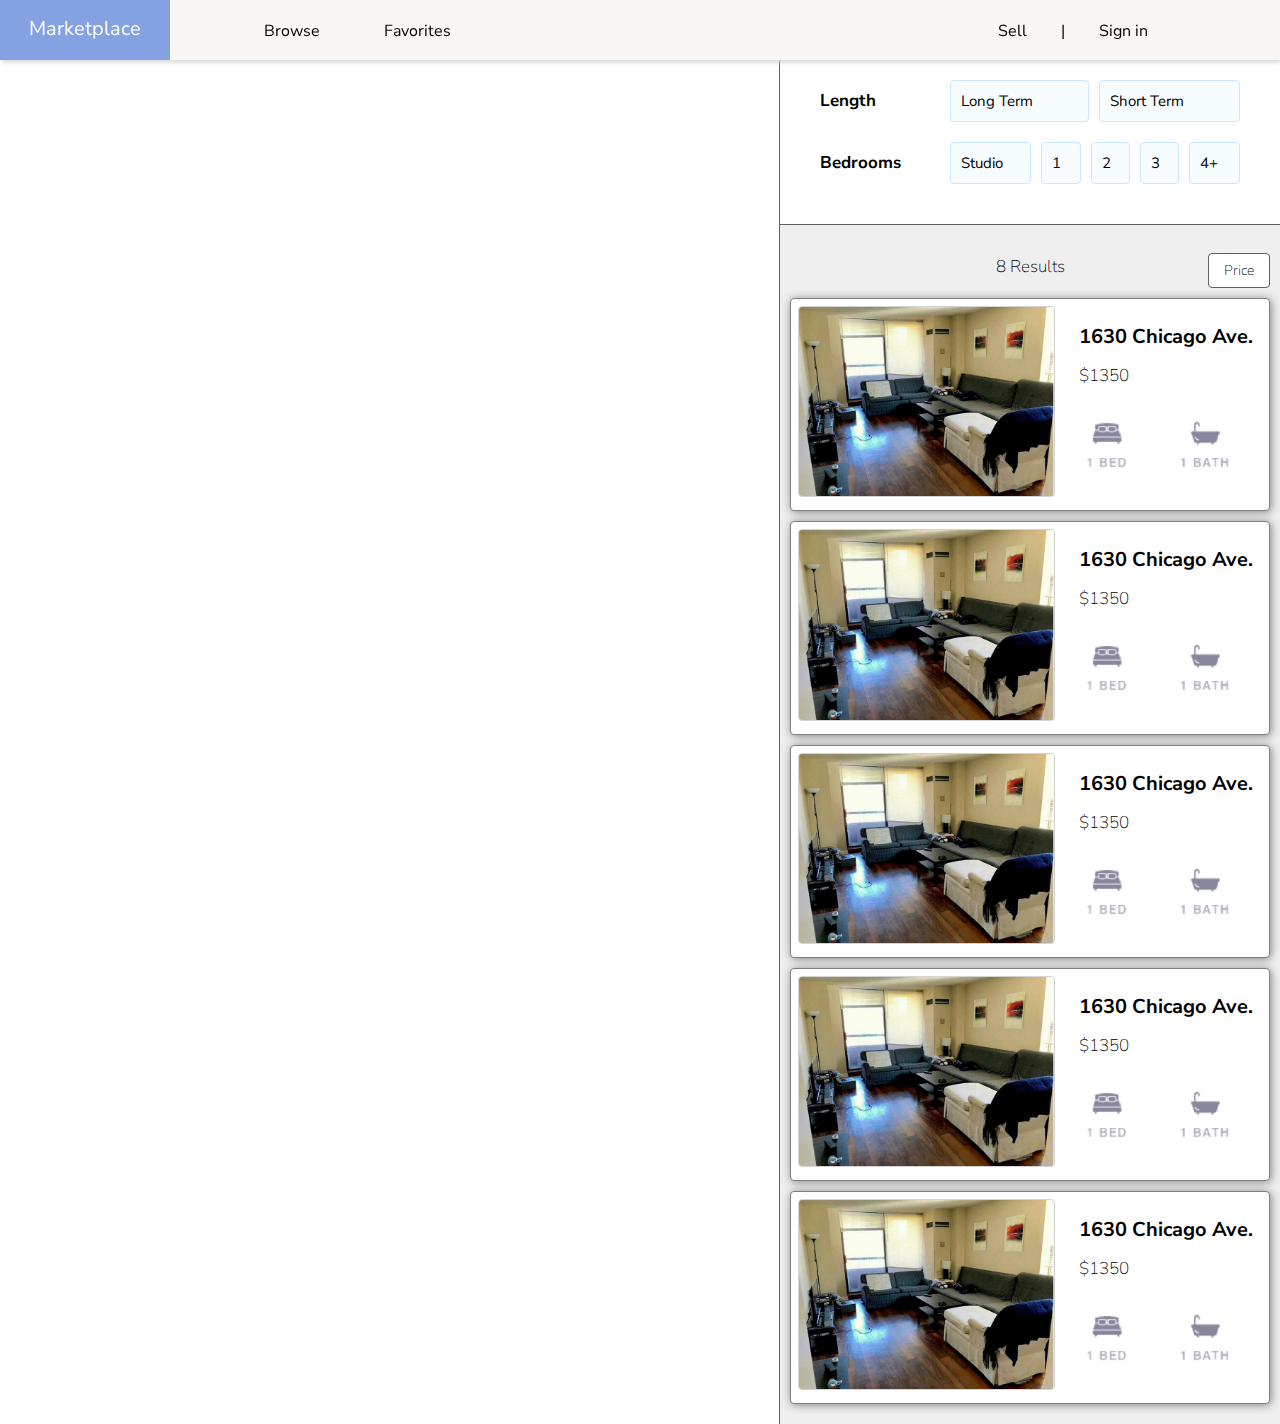
<file: index.html>
<!doctype html>
<html lang="en">
<head>
    <meta charset="utf-8" />
    <title>Marketplace</title>
    <link rel="stylesheet" href="css/index.css">
    <link rel="stylesheet" href="css/nav.css">
    <link rel="stylesheet" href="css/right.css">
    <link rel="stylesheet" href="css/feed.css">
    <link href="https://fonts.googleapis.com/css?family=Abel|Raleway|Nunito+Sans" rel="stylesheet">
</head>

<body>
	<div id="nav">
        <a href="index.html" id="logo">
            Marketplace
        </a>
       
        <div id="nav_left" class="nav_section">
            <a href="index.html">Browse</a>         
            <a>Favorites</a>
        </div>
  
        <div id="nav_right" class="nav_section">
            <a href="sell.html">Sell</a>
            |
            <a href="login.html">Sign in</a>
         </div>  
    </div>


	<div id="page_container">
	  <div id="right">
		<div class="specs">
                <div class="specs_container">
                    <h3 class="specs_row specs_title">Length</h3>
                    <a class="specs_row specs_inner" href="">Long Term</a>
                    <a class="specs_row specs_inner" href="">Short Term</a>
                </div>
                <div class="specs_container">
                    <h3 class="specs_row specs_title">Bedrooms</h3>
                    <a class="specs_row specs_inner" href="">Studio</a>
                    <a class="specs_row specs_inner" href="">1</a>
                    <a class="specs_row specs_inner" href="">2</a>
                    <a class="specs_row specs_inner" href="">3</a>
                    <a class="specs_row specs_inner" href="">4+</a>
                </div>
            </div>
            <div id="feed">
                <div id="feed_header">
                    <h3 id="feed_number">8 Results</h3>
                    <a id="feed_selector">Price</a>
                </div>     
                <div id="feed_container">
                    <a href="index_expanded.html">
                        <div class="feed_item">
                            <img class="feed_image" src="images/apt_1.jpg" alt="apt_1" />
                            <span class="feed_info">
                                <h2>1630 Chicago Ave.</h2>
                                <h3>$1350</h3>
                                <img src="images/bed_bathroom.png" />
                            </span>
                        </div>
                    </a>

    <!-- Copying the first feed item to fill the page -->

                    <div class="feed_item">
                        <img class="feed_image" src="images/apt_1.jpg" alt="apt_1" />
                        <span class="feed_info">
                            <h2>1630 Chicago Ave.</h2>
                            <h3>$1350</h3>
                            <img src="images/bed_bathroom.png" />
                        </span>
                    </div>
                    <div class="feed_item">
                        <img class="feed_image" src="images/apt_1.jpg" alt="apt_1" />
                        <span class="feed_info">
                            <h2>1630 Chicago Ave.</h2>
                            <h3>$1350</h3>
                            <img src="images/bed_bathroom.png" />
                        </span>
                    </div>
                    <div class="feed_item">
                        <img class="feed_image" src="images/apt_1.jpg" alt="apt_1" />
                        <span class="feed_info">
                            <h2>1630 Chicago Ave.</h2>
                            <h3>$1350</h3>
                            <img src="images/bed_bathroom.png" />
                        </span>
                    </div>
                    <div class="feed_item">
                        <img class="feed_image" src="images/apt_1.jpg" alt="apt_1" />
                        <span class="feed_info">
                            <h2>1630 Chicago Ave.</h2>
                            <h3>$1350</h3>
                            <img src="images/bed_bathroom.png" />
                        </span>
                    </div>

    <!-- End of copying -->

                </div>
            </div>
	  </div>
	  <div id="left">
            <div class="overlay" onClick="style.pointerEvents='none'"></div>
	    	<iframe id="map" height="100%" frameborder="0" style="border:0" src="https://www.google.com/maps/embed/v1/search?q=apartments%20near%20Northwestern%20University&key=AIzaSyDeuVzi1jBnjitqnfdERqsm0ESIcVTRQj0&center=42.056,-87.665&zoom=15"></iframe>
	  </div>                
	</div>
</body>
</file>
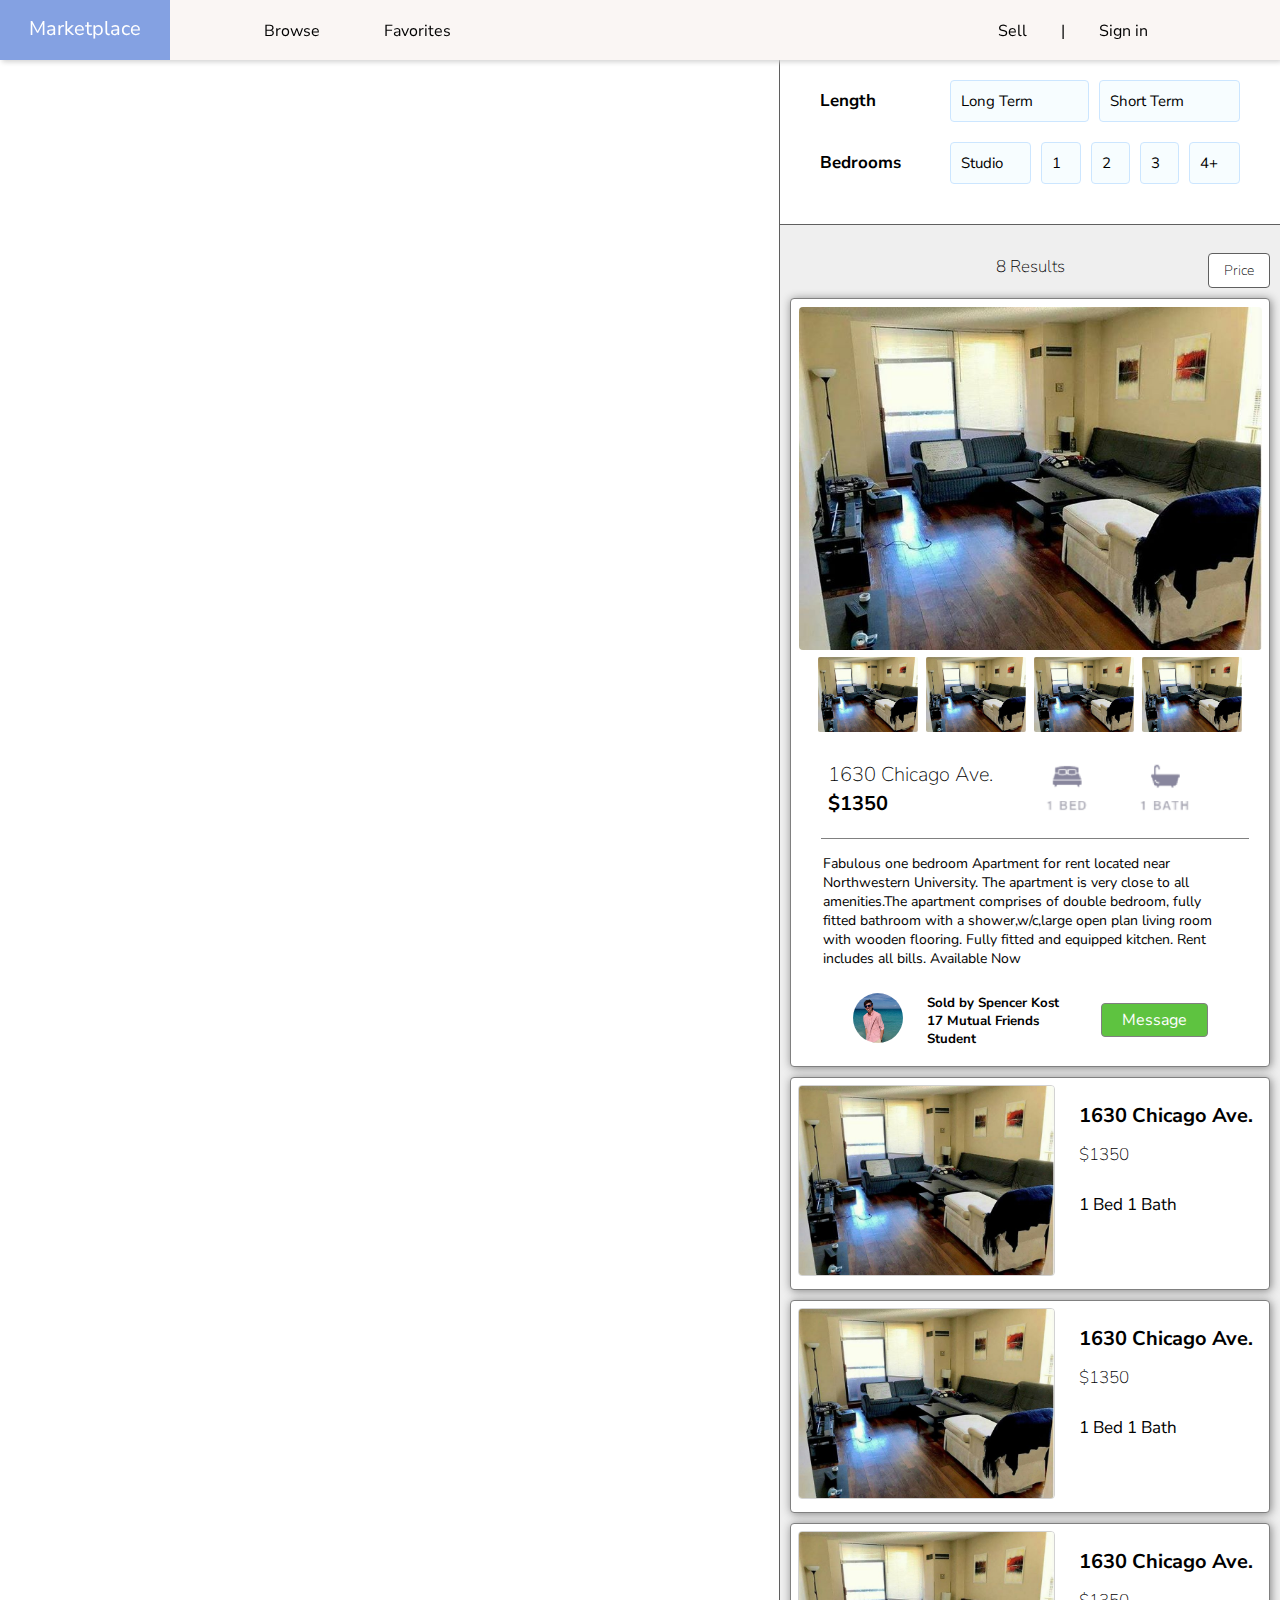
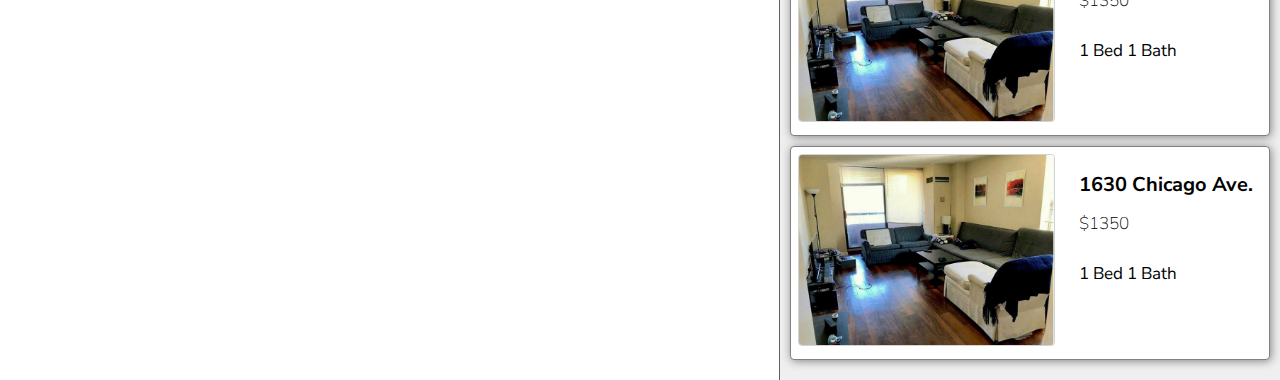
<file: index_expanded.html>
<!doctype html>
<html lang="en">
<head>
    <meta charset="utf-8" />
    <title>Marketplace</title>
    <link rel="stylesheet" href="css/index.css">
    <link rel="stylesheet" href="css/nav.css">
    <link rel="stylesheet" href="css/right.css">
    <link rel="stylesheet" href="css/feed.css">
    <link rel="stylesheet" href="css/index_expanded.css">
    <link href="https://fonts.googleapis.com/css?family=Abel|Raleway|Nunito+Sans" rel="stylesheet">
</head>

<body>
	<div id="nav">
        <a href="index.html" id="logo">
            Marketplace
        </a>
        <div id="nav_left" class="nav_section">
            <a href="index.html">Browse</a>          
            <a>Favorites</a>
        </div>
        <div id="nav_right" class="nav_section">
            <a href="sell.html">Sell</a>
            |
            <a href="login.html">Sign in</a>
         </div>  
    </div>


	<div id="page_container">
	  <div id="right">
		<div class="specs">
                <div class="specs_container">
                    <h3 class="specs_row specs_title">Length</h3>
                    <a class="specs_row specs_inner" href="">Long Term</a>
                    <a class="specs_row specs_inner" href="">Short Term</a>
                </div>
                <div class="specs_container">
                    <h3 class="specs_row specs_title">Bedrooms</h3>
                    <a class="specs_row specs_inner" href="">Studio</a>
                    <a class="specs_row specs_inner" href="">1</a>
                    <a class="specs_row specs_inner" href="">2</a>
                    <a class="specs_row specs_inner" href="">3</a>
                    <a class="specs_row specs_inner" href="">4+</a>
                </div>
            </div>
            <div id="feed">
                <div id="feed_header">
                    <h3 id="feed_number">8 Results</h3>
                    <a id="feed_selector">Price</a>
                </div>     
                <div id="feed_container">

    <!-- ALL THE CHANGES HAPPEN FROM HERE -->
                    <a href="index.html">
                        <div class="feed_item">
                            <img id="exp_image" src="images/apt_1.jpg" />
                            <div id="exp_collection">
                                <img src="images/apt_1.jpg" />
                                <img src="images/apt_1.jpg" />
                                <img src="images/apt_1.jpg" />
                                <img src="images/apt_1.jpg" />
                            </div>
                            <div id="exp_post_info">
                                <span id="text_info">
                                    <h2>1630 Chicago Ave.</h2>
                                    <h3>$1350</h3>
                                </span>
                                <span id="image_info">
                                    <img src="images/bed_bathroom.png" />
                                </span>
                            </div>
                            <p id="exp_text">Fabulous one bedroom Apartment for rent located near Northwestern University. The apartment is very close to all amenities.The apartment comprises of double bedroom, fully fitted bathroom with a shower,w/c,large open plan living room with wooden flooring. Fully fitted and equipped kitchen. Rent includes all bills. Available Now</p>
                            <div id="exp_footer">
                                <img src="images/spencer.jpg" />
                                <div id="exp_footer_text">
                                    <h5> Sold by Spencer Kost </h5>
                                    <h5>17 Mutual Friends</h5>
                                    <h5>Student</h5>
                                </div>
                                <a id="message_seller" href="seller_messages.html">Message</a>
                            </div>
                        </div>
                    </a>

    <!-- TO HERE asdfasdfasdfasdfasdfasdfasdfasdf            -->

                    <div class="feed_item">
                        <img class="feed_image" src="images/apt_1.jpg" alt="apt_1" />
                        <span class="feed_info">
                            <h2>1630 Chicago Ave.</h2>
                            <h3>$1350</h3>
                            <p>1 Bed 1 Bath</p>
                        </span>
                    </div>
                    <div class="feed_item">
                        <img class="feed_image" src="images/apt_1.jpg" alt="apt_1" />
                        <span class="feed_info">
                            <h2>1630 Chicago Ave.</h2>
                            <h3>$1350</h3>
                            <p>1 Bed 1 Bath</p>
                        </span>
                    </div>
                    <div class="feed_item">
                        <img class="feed_image" src="images/apt_1.jpg" alt="apt_1" />
                        <span class="feed_info">
                            <h2>1630 Chicago Ave.</h2>
                            <h3>$1350</h3>
                            <p>1 Bed 1 Bath</p>
                        </span>
                    </div>
                    <div class="feed_item">
                        <img class="feed_image" src="images/apt_1.jpg" alt="apt_1" />
                        <span class="feed_info">
                            <h2>1630 Chicago Ave.</h2>
                            <h3>$1350</h3>
                            <p>1 Bed 1 Bath</p>
                        </span>
                    </div>

    <!-- End of copying -->

                </div>
            </div>
	  </div>
	  <div id="left">
            <div class="overlay" onClick="style.pointerEvents='none'"></div>
	    	<iframe id="map" height="100%" frameborder="0" style="border:0" src="https://www.google.com/maps/embed/v1/search?q=apartments%20near%20Northwestern%20University&key=AIzaSyDeuVzi1jBnjitqnfdERqsm0ESIcVTRQj0&center=42.056,-87.665&zoom=15"></iframe>
	  </div>                
	</div>
</body>
</file>
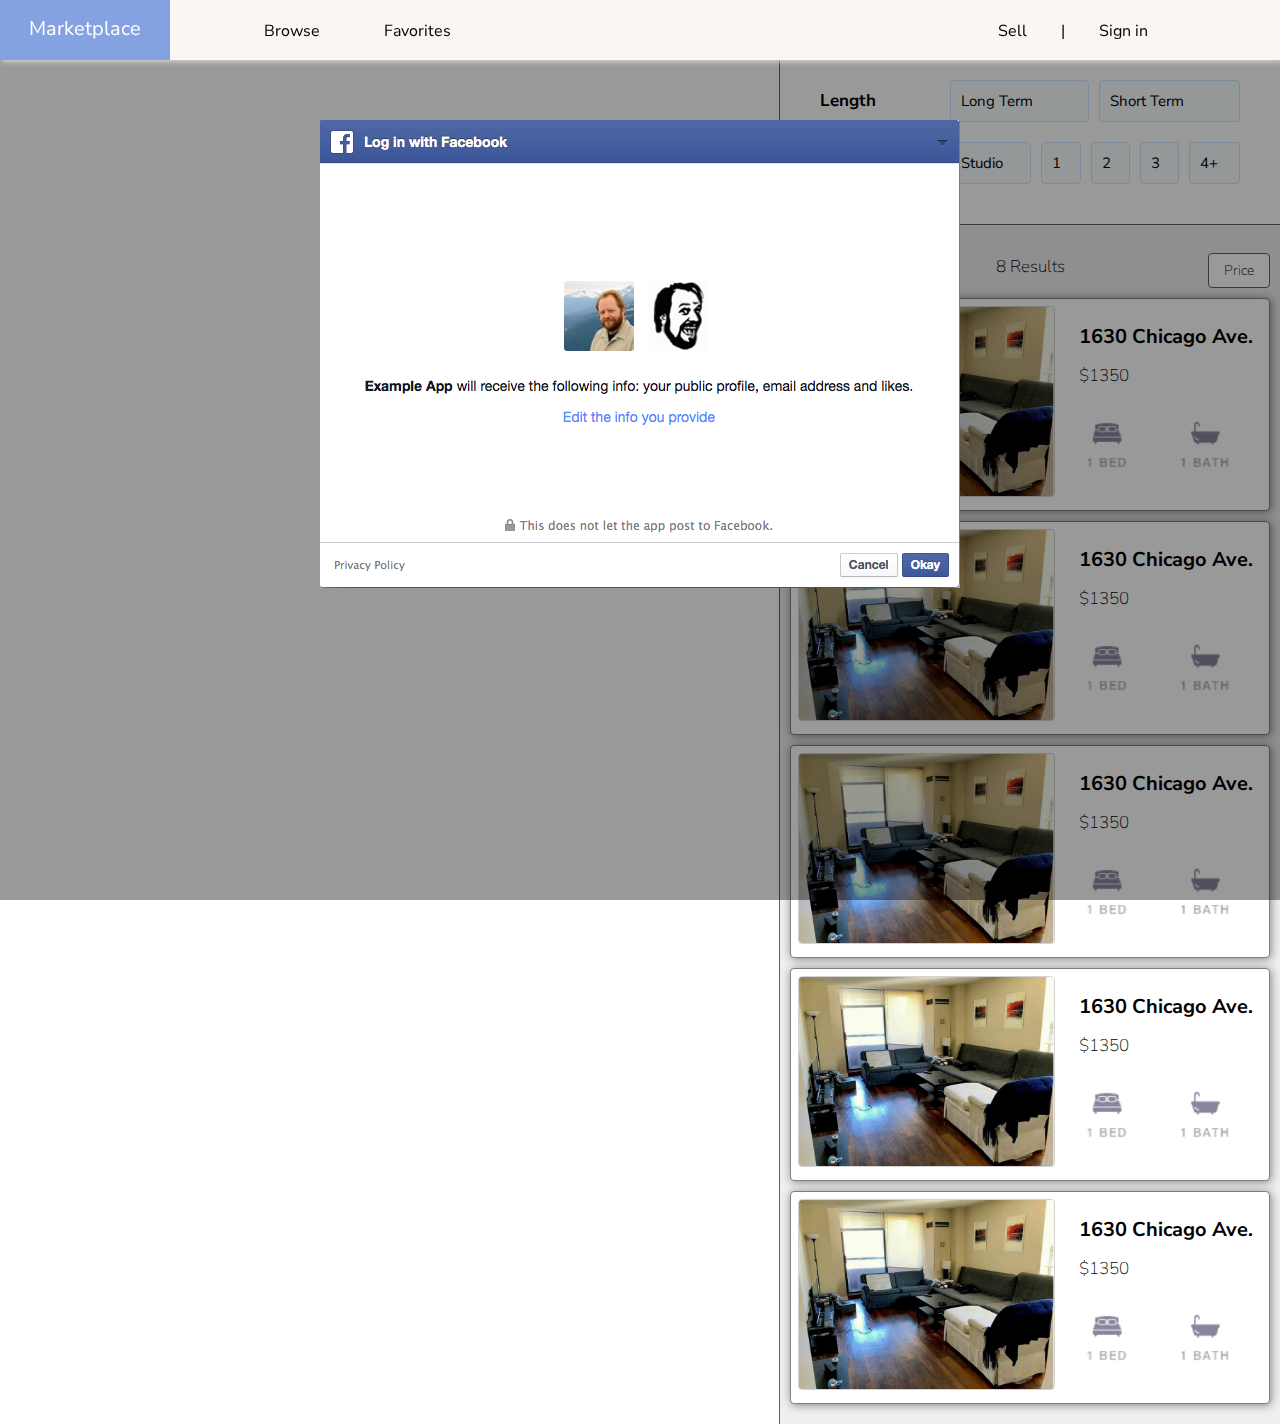
<file: login.html>
<!doctype html>
<html lang="en">
<head>
    <meta charset="utf-8" />
    <title>Marketplace</title>
    <link rel="stylesheet" href="css/index.css">
    <link rel="stylesheet" href="css/nav.css">
    <link rel="stylesheet" href="css/right.css">
    <link rel="stylesheet" href="css/feed.css">
    <link rel="stylesheet" href="css/login.css">
    <link href="https://fonts.googleapis.com/css?family=Abel|Raleway|Nunito+Sans" rel="stylesheet">
</head>

<body>
	<div id="nav">
        <a href="index.html" id="logo">
            Marketplace
        </a>
        <div id="nav_left" class="nav_section">
            <a href="index.html">Browse</a>          
            <a>Favorites</a>
        </div>
        <div id="nav_right" class="nav_section">
            <a href="sell.html">Sell</a>
            |
            <a href="login.html">Sign in</a>
         </div>  
    </div>


	<div id="page_container">
	  <div id="right">
		<div class="specs">
                <div class="specs_container">
                    <h3 class="specs_row specs_title">Length</h3>
                    <a class="specs_row specs_inner" href="">Long Term</a>
                    <a class="specs_row specs_inner" href="">Short Term</a>
                </div>
                <div class="specs_container">
                    <h3 class="specs_row specs_title">Bedrooms</h3>
                    <a class="specs_row specs_inner" href="">Studio</a>
                    <a class="specs_row specs_inner" href="">1</a>
                    <a class="specs_row specs_inner" href="">2</a>
                    <a class="specs_row specs_inner" href="">3</a>
                    <a class="specs_row specs_inner" href="">4+</a>
                </div>
            </div>
            <div id="feed">
                <div id="feed_header">
                    <h3 id="feed_number">8 Results</h3>
                    <a id="feed_selector">Price</a>
                </div>     
                <div id="feed_container">
                    <div class="feed_item">
                        <img class="feed_image" src="images/apt_1.jpg" alt="apt_1" />
                        <span class="feed_info">
                            <h2>1630 Chicago Ave.</h2>
                            <h3>$1350</h3>
                            <img src="images/bed_bathroom.png" />
                        </span>
                    </div>

    <!-- Copying the first feed item to fill the page -->

                    <div class="feed_item">
                        <img class="feed_image" src="images/apt_1.jpg" alt="apt_1" />
                        <span class="feed_info">
                            <h2>1630 Chicago Ave.</h2>
                            <h3>$1350</h3>
                            <img src="images/bed_bathroom.png" />
                        </span>
                    </div>
                    <div class="feed_item">
                        <img class="feed_image" src="images/apt_1.jpg" alt="apt_1" />
                        <span class="feed_info">
                            <h2>1630 Chicago Ave.</h2>
                            <h3>$1350</h3>
                            <img src="images/bed_bathroom.png" />
                        </span>
                    </div>
                    <div class="feed_item">
                        <img class="feed_image" src="images/apt_1.jpg" alt="apt_1" />
                        <span class="feed_info">
                            <h2>1630 Chicago Ave.</h2>
                            <h3>$1350</h3>
                            <img src="images/bed_bathroom.png" />
                        </span>
                    </div>
                    <div class="feed_item">
                        <img class="feed_image" src="images/apt_1.jpg" alt="apt_1" />
                        <span class="feed_info">
                            <h2>1630 Chicago Ave.</h2>
                            <h3>$1350</h3>
                            <img src="images/bed_bathroom.png" />
                        </span>
                    </div>

    <!-- End of copying -->

                </div>
            </div>
	  </div>
	  <div id="left">
            <div class="overlay" onClick="style.pointerEvents='none'"></div>
	    	<iframe id="map" height="100%" frameborder="0" style="border:0" src="https://www.google.com/maps/embed/v1/search?q=apartments%20near%20Northwestern%20University&key=AIzaSyDeuVzi1jBnjitqnfdERqsm0ESIcVTRQj0&center=42.056,-87.665&zoom=15"></iframe>
	  </div>                
	</div>

    <!-- Facebook login pop-up -->

    <div id="facebook_login">
        <a href="seller_dashboard.html">
            <img src="images/facebook_login.png" />
        </a>
    </div>

</body>
</file>
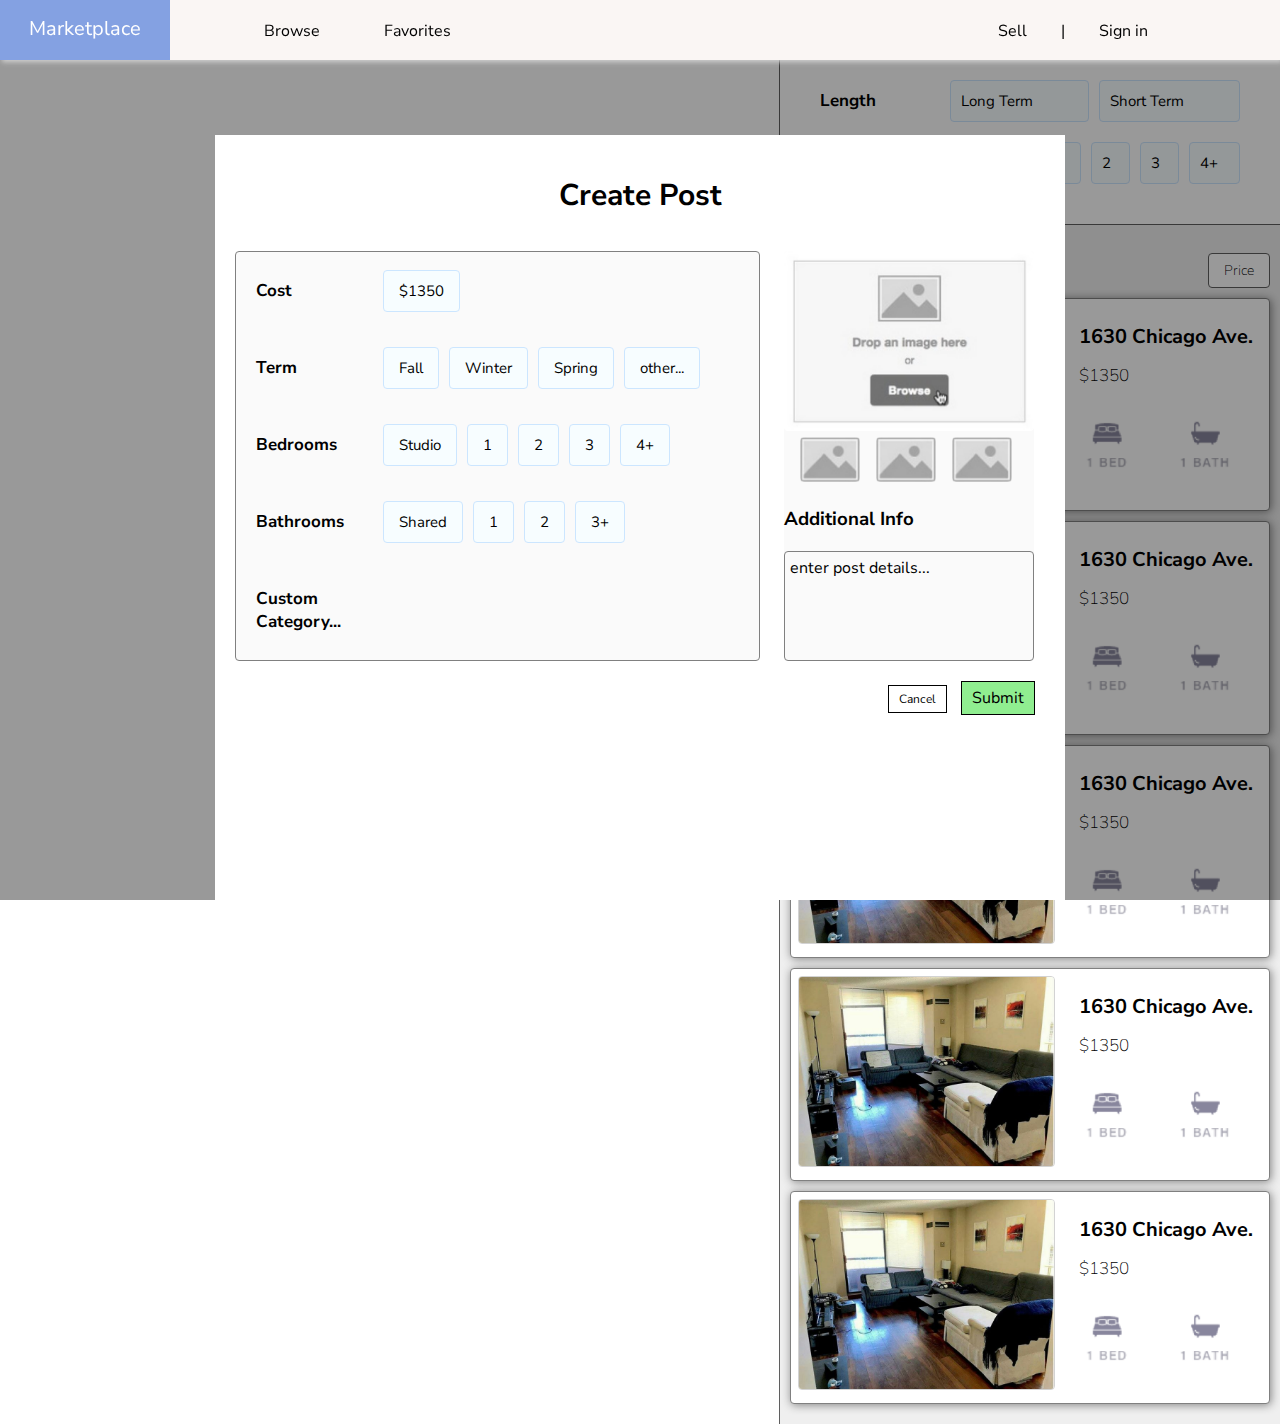
<file: sell.html>
<!doctype html>
<html lang="en">
<head>
    <meta charset="utf-8" />
    <title>Marketplace</title>
    <link rel="stylesheet" href="css/index.css">
    <link rel="stylesheet" href="css/nav.css">
    <link rel="stylesheet" href="css/right.css">
    <link rel="stylesheet" href="css/feed.css">
    <link rel="stylesheet" href="css/sell.css">
    <link href="https://fonts.googleapis.com/css?family=Abel|Raleway|Nunito+Sans" rel="stylesheet">
</head>

<body>
	<div id="nav">
        <a href="index.html" id="logo">
            Marketplace
        </a>
        <div id="nav_left" class="nav_section">
            <a href="index.html">Browse</a>          
            <a>Favorites</a>
        </div>
        <div id="nav_right" class="nav_section">
            <a href="sell.html">Sell</a>
            |
            <a href="login.html">Sign in</a>
         </div>  
    </div>


	<div id="page_container">
	  <div id="right">
		<div class="specs">
                <div class="specs_container">
                    <h3 class="specs_row specs_title">Length</h3>
                    <a class="specs_row specs_inner" href="">Long Term</a>
                    <a class="specs_row specs_inner" href="">Short Term</a>
                </div>
                <div class="specs_container">
                    <h3 class="specs_row specs_title">Bedrooms</h3>
                    <a class="specs_row specs_inner" href="">Studio</a>
                    <a class="specs_row specs_inner" href="">1</a>
                    <a class="specs_row specs_inner" href="">2</a>
                    <a class="specs_row specs_inner" href="">3</a>
                    <a class="specs_row specs_inner" href="">4+</a>
                </div>
            </div>
            <div id="feed">
                <div id="feed_header">
                    <h3 id="feed_number">8 Results</h3>
                    <a id="feed_selector">Price</a>
                </div>     
                <div id="feed_container">
                    <div class="feed_item">
                        <img class="feed_image" src="images/apt_1.jpg" alt="apt_1" />
                        <span class="feed_info">
                            <h2>1630 Chicago Ave.</h2>
                            <h3>$1350</h3>
                            <img src="images/bed_bathroom.png" />
                        </span>
                    </div>

    <!-- Copying the first feed item to fill the page -->

                    <div class="feed_item">
                        <img class="feed_image" src="images/apt_1.jpg" alt="apt_1" />
                        <span class="feed_info">
                            <h2>1630 Chicago Ave.</h2>
                            <h3>$1350</h3>
                            <img src="images/bed_bathroom.png" />
                        </span>
                    </div>
                    <div class="feed_item">
                        <img class="feed_image" src="images/apt_1.jpg" alt="apt_1" />
                        <span class="feed_info">
                            <h2>1630 Chicago Ave.</h2>
                            <h3>$1350</h3>
                            <img src="images/bed_bathroom.png" />
                        </span>
                    </div>
                    <div class="feed_item">
                        <img class="feed_image" src="images/apt_1.jpg" alt="apt_1" />
                        <span class="feed_info">
                            <h2>1630 Chicago Ave.</h2>
                            <h3>$1350</h3>
                            <img src="images/bed_bathroom.png" />
                        </span>
                    </div>
                    <div class="feed_item">
                        <img class="feed_image" src="images/apt_1.jpg" alt="apt_1" />
                        <span class="feed_info">
                            <h2>1630 Chicago Ave.</h2>
                            <h3>$1350</h3>
                            <img src="images/bed_bathroom.png" />
                        </span>
                    </div>

    <!-- End of copying -->

                </div>
            </div>
	  </div>
	  <div id="left">
            <div class="overlay" onClick="style.pointerEvents='none'"></div>
	    	<iframe id="map" height="100%" frameborder="0" style="border:0" src="https://www.google.com/maps/embed/v1/search?q=apartments%20near%20Northwestern%20University&key=AIzaSyDeuVzi1jBnjitqnfdERqsm0ESIcVTRQj0&center=42.056,-87.665&zoom=15"></iframe>
	  </div>                
	</div>

    <!-- Sell pop-up -->

    <div id="gray_out">
        <div id="sell_screen">
            <h2>Create Post</h2>
            <div id="left_col">
                <div class="details">
                    <div class="details_container">
                        <h3 class="details_row details_title">Cost</h3>
                        <a class="details_row details_inner" href="">$1350</a>
                    </div>
                    <div class="details_container">
                        <h3 class="details_row details_title">Term</h3>
                        <a class="details_row details_inner" href="">Fall</a>
                        <a class="details_row details_inner" href="">Winter</a>
                        <a class="details_row details_inner" href="">Spring</a>
                        <a class="details_row details_inner" href="">other...</a>
                    </div>
                    <div class="details_container">
                        <h3 class="details_row details_title">Bedrooms</h3>
                        <a class="details_row details_inner" href="">Studio</a>
                        <a class="details_row details_inner" href="">1</a>
                        <a class="details_row details_inner" href="">2</a>
                        <a class="details_row details_inner" href="">3</a>
                        <a class="details_row details_inner" href="">4+</a>
                    </div>
                    <div class="details_container">
                        <h3 class="details_row details_title">Bathrooms</h3>
                        <a class="details_row details_inner" href="">Shared</a>
                        <a class="details_row details_inner" href="">1</a>
                        <a class="details_row details_inner" href="">2</a>
                        <a class="details_row details_inner" href="">3+</a>
                    </div>
                    <div class="details_container">
                        <h3 class="details_title details_title">Custom Category...</h3>
                    </div>
                </div>
            </div>
            <div id="right_col">
                <img id="large_image" src="images/sell/image_large.png" />
                <div id="small_images">
                    <img src="images/sell/image_small.png" />
                    <img src="images/sell/image_small.png" />
                    <img src="images/sell/image_small.png" />
                </div>
                <h3>Additional Info</h3>
                <div id="additional_info">enter post details...
                </div>
            </div>
            <div id="submit">
                <a id="cancel_submit" href="">Cancel</a>
                <a href="seller_dashboard.html">Submit</a>
            </div>
        </div>
    </div>

</body>
</file>
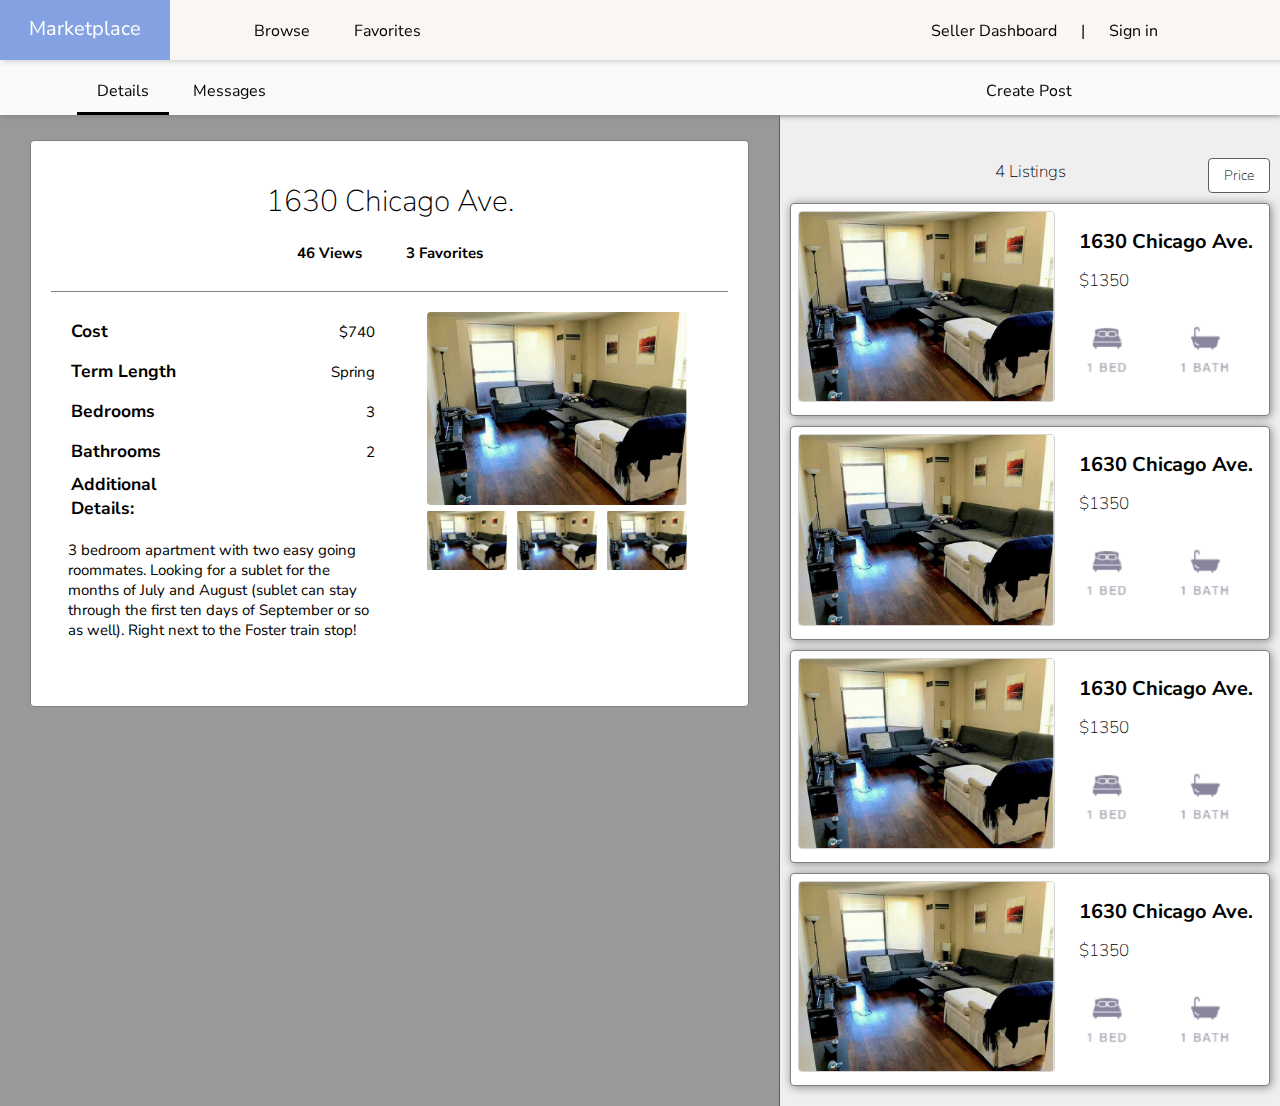
<file: seller_dashboard.html>
<!doctype html>
<html lang="en">
<head>
    <meta charset="utf-8" />
    <title>Marketplace</title>
    <link rel="stylesheet" href="css/index.css">
    <link rel="stylesheet" href="css/nav.css">
    <link rel="stylesheet" href="css/right.css">
    <link rel="stylesheet" href="css/feed.css">
    <link rel="stylesheet" href="css/seller_dashboard.css">
    <link href="https://fonts.googleapis.com/css?family=Abel|Raleway|Nunito+Sans" rel="stylesheet">
</head>

<body>
	<div id="nav">
        <a href="index.html" id="logo">
            Marketplace
        </a>
        <div id="nav_left" class="nav2_section">
            <a href="index.html">Browse</a>          
            <a>Favorites</a>
        </div>
        <div id="nav_right" class="nav2_section">
            <a href="seller_dashboard.html">Seller Dashboard</a>
            |
            <a href="login.html">Sign in</a>
         </div>  
    </div>

    <div id="nav2">
        <div id="nav2_left" class="nav2_section">
            <a id="details_tab" href="seller_dashboard.html">Details</a>          
            <a id="messages_tab" href="seller_messages.html">Messages</a>
        </div>
        <div id="nav2_right" class="nav2_section">
            <a href="sell.html">Create Post</a>
         </div> 
    </div>


	<div id="page_container">
	  <div id="right">
            <div id="feed">
                <div id="feed_header">
                    <h3 id="feed_number">4 Listings</h3>
                    <a id="feed_selector">Price</a>
                </div>     
                <div id="feed_container">
                    <div class="feed_item">
                        <img class="feed_image" src="images/apt_1.jpg" alt="apt_1" />
                        <span class="feed_info">
                            <h2>1630 Chicago Ave.</h2>
                            <h3>$1350</h3>
                            <img src="images/bed_bathroom.png" />
                        </span>
                    </div>

    <!-- Copying the first feed item to fill the page -->

                    <div class="feed_item">
                        <img class="feed_image" src="images/apt_1.jpg" alt="apt_1" />
                        <span class="feed_info">
                            <h2>1630 Chicago Ave.</h2>
                            <h3>$1350</h3>
                            <img src="images/bed_bathroom.png" />
                        </span>
                    </div>
                    <div class="feed_item">
                        <img class="feed_image" src="images/apt_1.jpg" alt="apt_1" />
                        <span class="feed_info">
                            <h2>1630 Chicago Ave.</h2>
                            <h3>$1350</h3>
                            <img src="images/bed_bathroom.png" />
                        </span>
                    </div>
                    <div class="feed_item">
                        <img class="feed_image" src="images/apt_1.jpg" alt="apt_1" />
                        <span class="feed_info">
                            <h2>1630 Chicago Ave.</h2>
                            <h3>$1350</h3>
                            <img src="images/bed_bathroom.png" />
                        </span>
                    </div>

    <!-- End of copying -->

                </div>
            </div>
	  </div>
	  <div id="left">
            <div class="overlay" onClick="style.pointerEvents='none'"></div>
	    	<iframe id="map" height="100%" frameborder="0" style="border:0" src="https://www.google.com/maps/embed/v1/search?q=apartments%20near%20Northwestern%20University&key=AIzaSyDeuVzi1jBnjitqnfdERqsm0ESIcVTRQj0&center=42.056,-87.665&zoom=15"></iframe>
	  </div>            
	</div>

    <!-- Facebook login pop-up -->

<div id="dashboard">
        <div id="dashboard_container">
            <div id="post_border">
                <h2>1630 Chicago Ave.</h2>
                <div id="post_details">
                    <h4>46 Views</h4>
                    <h4>3 Favorites</h4>
                </div>
            </div>
            <div id="post_left">
                <div class="post_details_container">
                    <h3 class="post_row post_title">Cost</h3>
                    <p class="post_row post_inner" href="">$740</p>
                </div>
                <div class="post_details_container">
                    <h3 class="post_row post_title">Term Length</h3>
                    <p class="post_row post_inner" href="">Spring</p>
                </div>
                <div class="post_details_container">
                    <h3 class="post_row post_title">Bedrooms</h3>
                    <p class="post_row post_inner" href="">3</p>
                </div>
                <div class="post_details_container">
                    <h3 class="post_row post_title">Bathrooms</h3>
                    <a class="post_row post_inner" href="">2</a>
                </div>
                <div class="post_details_container">
                    <h3 class="post_row post_title">Additional Details:</h3>
                    <a class="post_row post_inner" href=""></a>
                </div>
                <p id="additional_details">3 bedroom apartment with two easy going roommates. Looking for a sublet for the months of July and August (sublet can stay through the first ten days of September or so as well). Right next to the Foster train stop!</p>
            </div>
            <div id="post_right">
                <img src="images/apt_1.jpg" />
                <div id="post_alt">
                    <img src="images/apt_1.jpg" />
                    <img src="images/apt_1.jpg" />
                    <img src="images/apt_1.jpg" />
                </div>

            </div>
        </div>
    </div>

</body>
</file>
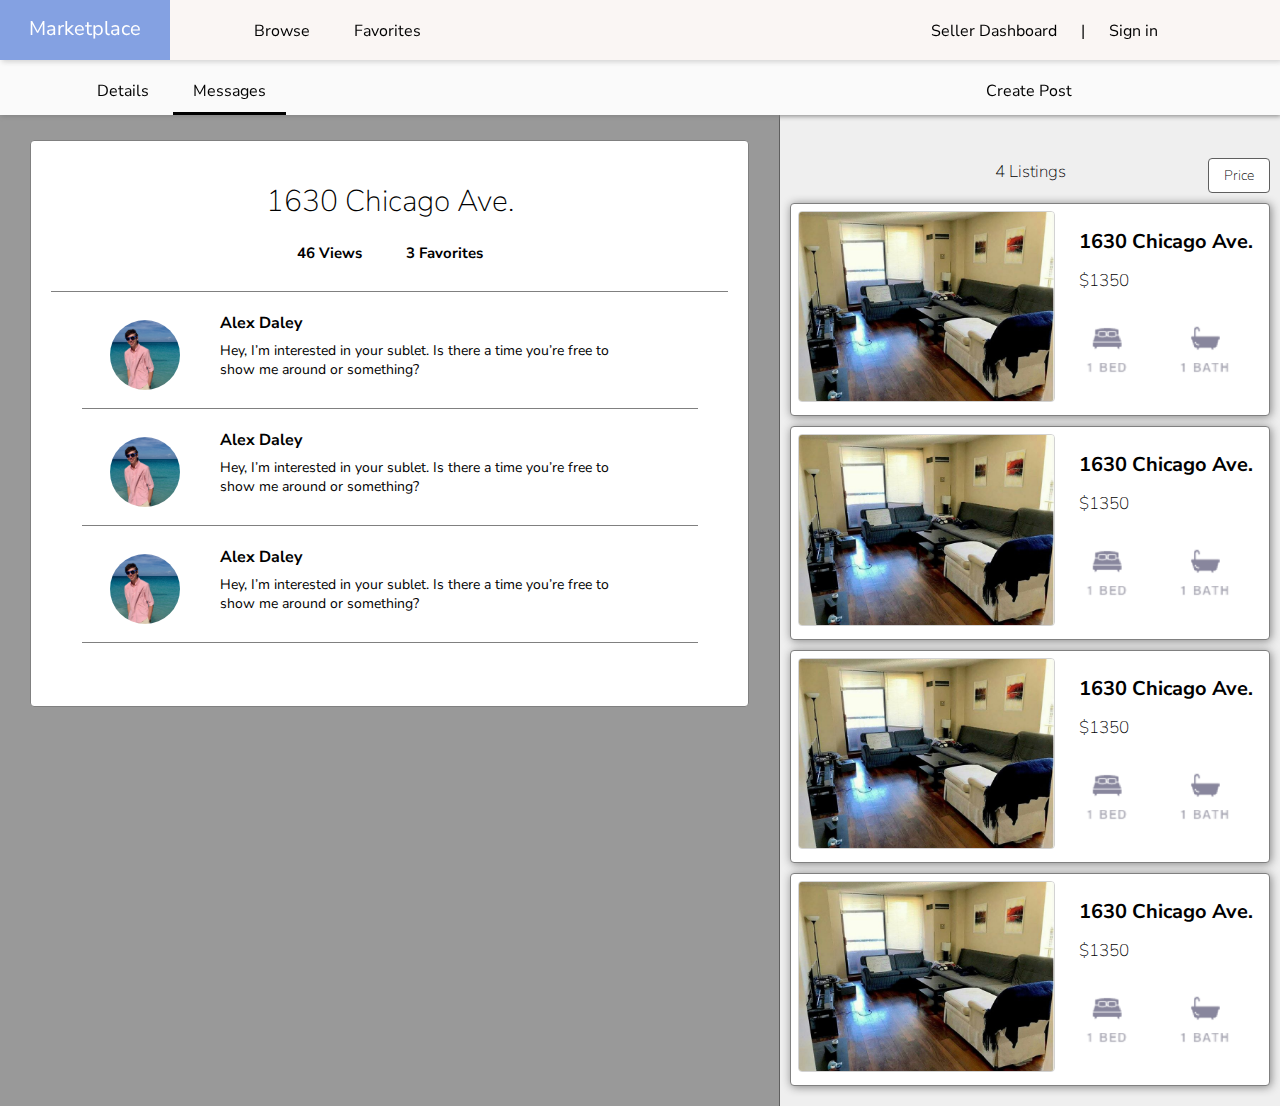
<file: seller_messages.html>
<!doctype html>
<html lang="en">
<head>
    <meta charset="utf-8" />
    <title>Marketplace</title>
    <link rel="stylesheet" href="css/index.css">
    <link rel="stylesheet" href="css/nav.css">
    <link rel="stylesheet" href="css/right.css">
    <link rel="stylesheet" href="css/feed.css">
    <link rel="stylesheet" href="css/seller_dashboard.css">
    <link rel="stylesheet" href="css/seller_messages.css">
    <link href="https://fonts.googleapis.com/css?family=Abel|Raleway|Nunito+Sans" rel="stylesheet">
</head>

<body>
	<div id="nav">
        <a href="index.html" id="logo">
            Marketplace
        </a>
        <div id="nav_left" class="nav2_section">
            <a href="index.html">Browse</a>          
            <a>Favorites</a>
        </div>
        <div id="nav_right" class="nav2_section">
            <a href="seller_dashboard.html">Seller Dashboard</a>
            |
            <a href="login.html">Sign in</a>
         </div>  
    </div>

    <div id="nav2">
        <div id="nav2_left" class="nav2_section">
            <a id="details_tab" href="seller_dashboard.html">Details</a>          
            <a id="messages_tab" href="seller_messages.html">Messages</a>
        </div>
        <div id="nav2_right" class="nav2_section">
            <a href="sell.html">Create Post</a>
         </div> 
    </div>


	<div id="page_container">
	  <div id="right">
            <div id="feed">
                <div id="feed_header">
                    <h3 id="feed_number">4 Listings</h3>
                    <a id="feed_selector">Price</a>
                </div>     
                <div id="feed_container">
                    <div class="feed_item">
                        <img class="feed_image" src="images/apt_1.jpg" alt="apt_1" />
                        <span class="feed_info">
                            <h2>1630 Chicago Ave.</h2>
                            <h3>$1350</h3>
                            <img src="images/bed_bathroom.png" />
                        </span>
                    </div>

    <!-- Copying the first feed item to fill the page -->

                    <div class="feed_item">
                        <img class="feed_image" src="images/apt_1.jpg" alt="apt_1" />
                        <span class="feed_info">
                            <h2>1630 Chicago Ave.</h2>
                            <h3>$1350</h3>
                            <img src="images/bed_bathroom.png" />
                        </span>
                    </div>
                    <div class="feed_item">
                        <img class="feed_image" src="images/apt_1.jpg" alt="apt_1" />
                        <span class="feed_info">
                            <h2>1630 Chicago Ave.</h2>
                            <h3>$1350</h3>
                            <img src="images/bed_bathroom.png" />
                        </span>
                    </div>
                    <div class="feed_item">
                        <img class="feed_image" src="images/apt_1.jpg" alt="apt_1" />
                        <span class="feed_info">
                            <h2>1630 Chicago Ave.</h2>
                            <h3>$1350</h3>
                            <img src="images/bed_bathroom.png" />
                        </span>
                    </div>

    <!-- End of copying -->

                </div>
            </div>
	  </div>
	  <div id="left">
            <div class="overlay" onClick="style.pointerEvents='none'"></div>
	    	<iframe id="map" height="100%" frameborder="0" style="border:0" src="https://www.google.com/maps/embed/v1/search?q=apartments%20near%20Northwestern%20University&key=AIzaSyDeuVzi1jBnjitqnfdERqsm0ESIcVTRQj0&center=42.056,-87.665&zoom=15"></iframe>
	  </div>            
	</div>

    <!-- Facebook login pop-up -->

<div id="dashboard">
        <div id="dashboard_container">
            <div id="post_border">
                <h2>1630 Chicago Ave.</h2>
                <div id="post_details">
                    <h4>46 Views</h4>
                    <h4>3 Favorites</h4>
                </div>
            </div>
            <div class="message">
                <img src="images/spencer.jpg" />
                <div class="message_text">
                    <h3>Alex Daley</h3>
                    <p>Hey, I’m interested in your sublet. Is there a time you’re free to show me around or something?</p>
                </div>
            </div>
            <div class="message">
                <img src="images/spencer.jpg" />
                <div class="message_text">
                    <h3>Alex Daley</h3>
                    <p>Hey, I’m interested in your sublet. Is there a time you’re free to show me around or something?</p>
                </div>
            </div>
            <div class="message">
                <img src="images/spencer.jpg" />
                <div class="message_text">
                    <h3>Alex Daley</h3>
                    <p>Hey, I’m interested in your sublet. Is there a time you’re free to show me around or something?</p>
                </div>
            </div>
        </div>
    </div>

</body>
</file>
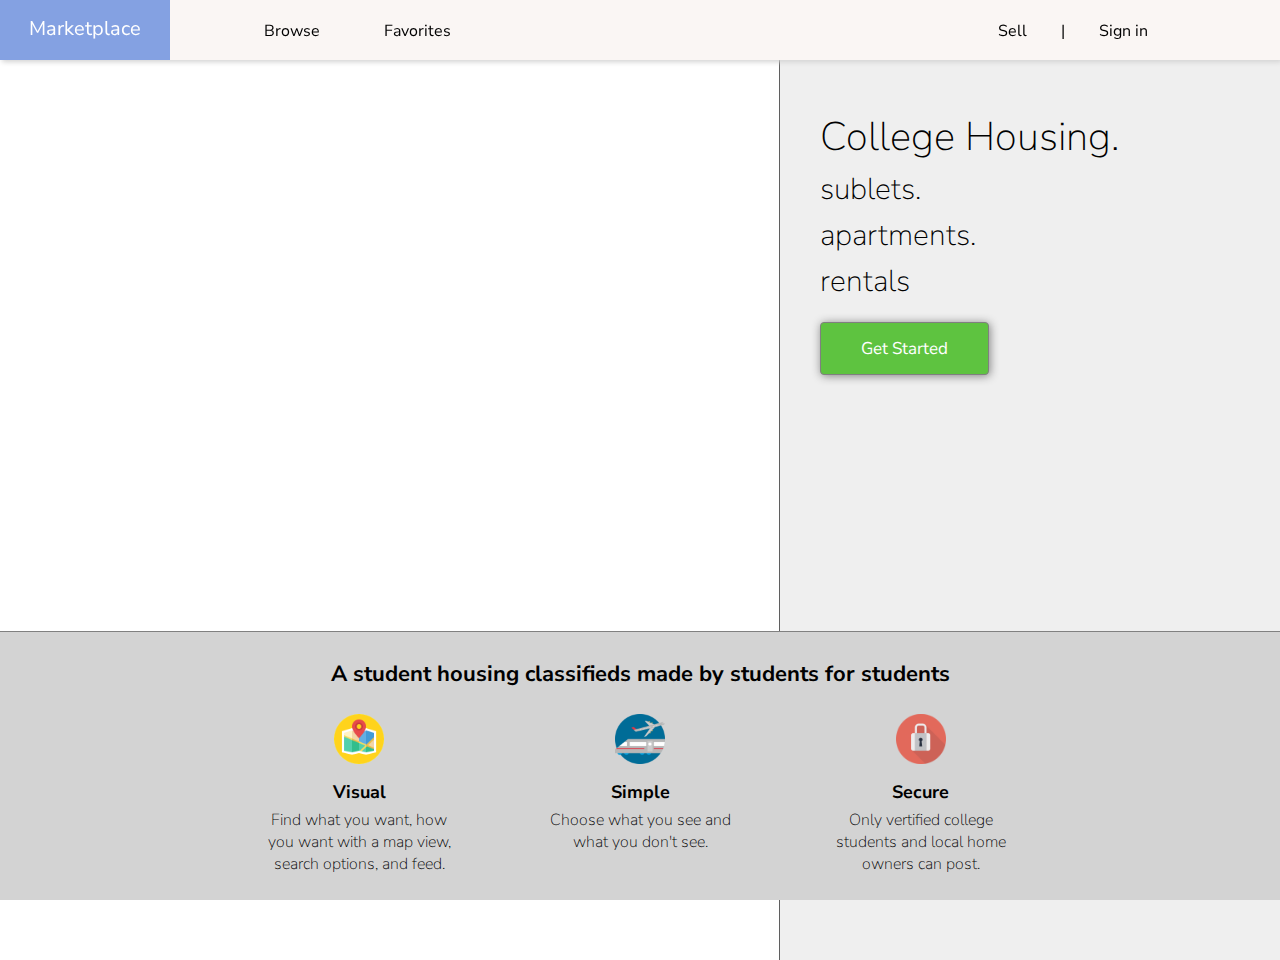
<file: splash.html>
<!doctype html>
<html lang="en">
<head>
    <meta charset="utf-8" />
    <title>Marketplace</title>
    <link rel="stylesheet" href="css/index.css">
    <link rel="stylesheet" href="css/nav.css">
    <link rel="stylesheet" href="css/splash.css">
    <link href="https://fonts.googleapis.com/css?family=Abel|Raleway|Nunito+Sans" rel="stylesheet">
</head>

<body>
	<div id="nav">
        <a href="index.html" id="logo">
            Marketplace
        </a>
        <div id="nav_left" class="nav_section">
            <a href="index.html">Browse</a>          
            <a>Favorites</a>
        </div>
        <div id="nav_right" class="nav_section">
            <a href="index.html">Sell</a>
            |
            <a href="index.html">Sign in</a>
         </div>  
    </div>

 	<div id="right">
 		<h1>College Housing.</h1>
 		<h2>sublets.</h2>
 		<h2>apartments.</h2>
 		<h2>rentals</h2>
 		<a href="index.html">Get Started</a>
 	</div>

    <div id="left">
    	<div class="overlay" onClick="style.pointerEvents='none'"></div>
	    <iframe id="map" height="100%" frameborder="0" style="border:0" src="https://www.google.com/maps/embed/v1/search?q=apartments%20near%20Northwestern%20University&key=AIzaSyDeuVzi1jBnjitqnfdERqsm0ESIcVTRQj0&center=42.052,-87.665&zoom=14"></iframe>
    </div>

    <div id="footer">
    	<h3>A student housing classifieds made by students for students</h3>
    	<div id="footer_three">
    		<div class="value_prop">
    			<img src="images/splash/visual.png" />
    			<h4>Visual</h4>
    			<p> Find what you want, how you 
					want with a map view, search
					options, and feed.
				</p>
            </div>
            <div class="value_prop">
                <img src="images/splash/simple.png" />
                <h4>Simple</h4>
                <p> Choose what you see and what you don't see.
                </p>
            </div>
            <div class="value_prop">
                <img src="images/splash/secure.png" />
                <h4>Secure</h4>
                <p> Only vertified college students and local home owners can post.
                </p>
            </div>
    	</div>
    </div>

</body>
</html>
</file>
<file: css/index.css>
body {
	margin: 0;
	padding: 0;
	min-width: 1000px;
	font-family: Nunito Sans;
}

#left {
	position: fixed;
	width: 100%;
	z-index: -1;
}

#map {
	width: 100%;
	height: 100vh;
}

#right {
	margin: 60px 0 0;
	float: right;
	width: 500px;
	border-left: 1px solid #5F5F5F;
	background-color: #EFEFEF;
}

.overlay {
	position: fixed;
   	background: transparent;  
   	width: 100%;
   	height: 100vh; 
   	z-index: 1;
}
</file>
<file: css/nav.css>
#nav {
	position: fixed;
	min-width: 1000px;
	height: 60px;
	width: 100%;
	z-index: 2;
	background-color: #FAF6F4;
	padding: 0;
	overflow: hidden;
	box-shadow: 2px 2px 5px lightgrey;
}

#logo {
	display: inline-block;
	background-color: #84A1E2;
	width: 170px;
	height: 30px;
	color: white;
	font-size: 20px;
	text-align: center;
	padding: 15px 0;
	float: left;
	text-decoration: none;
}

.nav_section {
	display: inline-block;
	font-size: 16px;
}

#nav_left {
	float: left;
	margin: 20px 0 0 5%;
}

#nav_right {
	float: right;
	margin: 20px 8% 0 0;
}


.nav_section a {
	text-decoration: none;
	color: black;
	padding: 30px;
}
</file>
<file: css/right.css>
.specs {
	background-color: white;
	border-bottom: 1px solid #5F5F5F;
	padding: 10px 30px 30px 10px;
}

.specs_container {
	display: table;
	width: 100%;
	padding: 10px 0;
	border-collapse: separate;
	border-spacing: 10px 0;
}

.specs_row {
	display: table-cell;
}

.specs_title {
	padding: 0 20px;
	width: 100px;
}

.specs_inner {
	padding: 10px 10px;
	border: 1px solid #CCE6FF;
	border-radius: 4px;
	background-color: #F7FDFF;
}

.specs h3 {
	font-size: 17px;
}

.specs a {
	transition: background-color 0s;
	font-size: 15px;
	text-decoration: none;
	color: black;
}

.specs a:hover {
	background-color: #ACCCFE;
	color: white;
}
</file>
<file: css/feed.css>
#feed {
	padding: 10px;
}

#feed_header {
	position: relative;
}

#feed_number {
	width: 60%;
	margin: 0 auto;
	padding: 20px 0 10px 0;
	text-align: center;
	font-weight: lighter;
	font-size: 17px;
}

#feed_selector {
	position: absolute;
	right: 0;
	bottom: 0;	
	padding: 7px 15px;
	border: 1px solid #5F5F5F;
	border-radius: 4px;	
	font-weight: lighter;
	font-size: 14px;
	background-color: white;
}


/* Post Styling */

#feed_container a {
	color: black;
	text-decoration: none;
}

.feed_item {
	margin: 10px 0;
	padding: 7px;
	background-color: white;
	border: 1px solid grey;
	border-radius: 4px;
	box-shadow: 1px 1px 10px grey;
	
}

.feed_image {
	display: inline-block;
	border: 1px solid lightgrey;
	border-radius: 4px;
	width: 55%;
}

.feed_info {
	padding: 10px 0 0 20px;
	display: inline-block;
	vertical-align: top;

}

.feed_info h2 {
	margin: 0;
	padding: 7px 0 7px;
	font-size: 20px;
}

.feed_info h3 {
	margin: 0;
	padding: 7px 0 7px;
	font-size: 17px;
	font-weight: lighter;
	
}

.feed_info img {
	width: 200px;
	margin-left: -20px;
	padding-top: 18px;
}

.feed_info p {
	margin: 0;
	padding: 20px 0 0;
	font-size: 17px;
}
</file>
<file: css/index_expanded.css>
#exp_image {
	display: block;
	margin: 1px auto 5px;
	width: 463px;
	border-radius: 4px;
}

#exp_collection {
	text-align: center;
}

#exp_collection img {
	display: inline-block;
	padding: 2px;
	width: 100px;
	border-radius: 4px;
}

#exp_post_info {
	width: 90%;
	margin-left: 5%;
	padding: 5px;
	border-bottom: 1px solid grey;
}

#text_info {
	vertical-align: top;
	margin-top: 14px;
	display: inline-block;
}

#text_info h2 {
	font-size: 20px;
	font-weight: lighter;
	margin: 2px;
}

#text_info h3 {
	font-size: 20px;
	margin: 2px;
}

#image_info {
	display: inline-block;
}

#exp_text {
	margin: 15px 25px;
	font-size: 14px;
}

#image_info img {
	width: 200px;
	padding-top: 10px;
	padding-left: 20px;
}

#exp_footer {
	margin: 25px 0 10px;
	text-align: center;
	vertical-align: top;
}

#exp_footer img {
	display: inline-block;
	width: 50px;
	border-radius: 100%;
}

#exp_footer_text {
	display: inline-block;
	width: 150px;
	margin: 0 20px;
	text-align: left;
}

#exp_footer_text h5 {
	margin: 0px;
}

#message_seller {
	display: inline-block;
	text-decoration: none;
	margin: 10px 0 0;
	padding: 5px 20px;
	background-color: #5EC340;
	color: white !important;
	border: 1px solid grey;
	border-radius: 4px;
	vertical-align: top;
}
</file>
<file: css/login.css>
#facebook_login {
	position: fixed;
	width: 100%;
	height: 100vh;
	vertical-align: center;
	text-align: center;
	margin: 0 auto;
	background-color:rgba(0, 0, 0, 0.4);
}

#facebook_login img {
	margin-top: 120px;
}
</file>
<file: css/sell.css>
#gray_out {
	position: fixed;
	width: 100%;
	height: 100vh;
	text-align: left;
	background-color:rgba(0, 0, 0, 0.4);
}

#sell_screen {
	position: relative;
	background-color: white;
	margin: 15vh auto 0;
	height: 85vh;
	width: 850px;
}

#sell_screen h2 {
	font-size: 30px;
	padding: 40px 0 10px;
	text-align: center;
}

#left_col {
	display: inline-block;
	width: 525px;
	padding: 0 20px;
}

.details {
	border: 1px solid grey;
	background-color: #FAFAFA;
	border-radius: 4px;
}

.details_container {
	width: 100%;
	padding: 10px 0;
}

.details_row {
	display: inline-block;
}

.details_title {
	padding: 0 20px;
	width: 80px;
}

.details_inner {
	padding: 10px 15px;
	margin: 0 3px;
	border: 1px solid #CCE6FF;
	border-radius: 4px;
	background-color: #F7FDFF;
}

.details h3 {
	font-size: 17px;
	width: 100px;
}

.details a {
	transition: background-color 0s;
	font-size: 15px;
	text-decoration: none;
	color: black;
}

.details a:hover {
	background-color: #ACCCFE;
	color: white;
}

#right_col {
	display: inline-block;
	width: 250px;
	background-color: #FAFAFA;
	border-radius: 4px;
	vertical-align: top;
}

#right_col img {
	width: 250px;
}

#small_images {
	padding: 0 10px;
}

#small_images img {
	width: 60px;
	margin: 0 6px;
}

#right_col h3 {

}

#additional_info {
	border: 1px solid grey;
	background-color: #FAFAFA;
	border-radius: 4px;
	padding: 5px;
	height: 98px;
}

#submit {
	float: right;
	margin: 10px 25px;
}

#submit a {
	display: inline-block;
	border: 1px solid black;
	padding: 5px 10px;
	margin: 10px 5px 0;
	color: black;
	background-color: lightgreen;
	text-decoration: none;
}

#cancel_submit {
	background-color: white !important;
	font-size: 12px;
	padding: 3px 7px;
}
</file>
<file: css/seller_dashboard.css>
#right {
	margin: 100px 0 0;
	padding-top: 30px;
	float: right;
	width: 500px;
	border-left: 1px solid #5F5F5F;
	background-color: #EFEFEF;
}

#nav2 {
	position: fixed;
	top: 60px;
	z-index: 1;
	height: 35px;
	width: 100%;
	background-color: #FAFAFA;
	padding-top: 20px;
	box-shadow: 1px 1px 5px grey;
}

.nav2_section {
	text-decoration: none;
	color: black;
	display: inline-block;
	font-size: 16px;
}

.nav2_section a {
	text-decoration: none;
	color: black;
	padding: 10px 20px;
}

#nav2_left {
	margin-left: 77px;
}

#nav2_left a:hover {
	color: grey;
}

#nav2_right {
	margin-right: 188px;
	float: right;
	border-radius: 4px;
}

#dashboard {
	position: fixed;
	padding: 140px 30px;
	width: 719px;
	height: 100vh;
	text-align: center;
	background-color:rgba(0, 0, 0, 0.4);
}

#dashboard_container {
	padding: 20px;
	height: 525px;
	border: 1px solid grey;
	border-radius: 4px;
	background-color: white;
}

#dashboard_container h2 {
	margin: 20px;
	font-size: 30px;
	font-weight: lighter;

}

#post_border {
	height: 110px;
	border-bottom: 1px solid grey;
}

#post_details h4 {
	margin: 0 0 10px;
	display: inline-block;
	padding: 0 20px;
	font-size: 15px;
	
}

#post_left {
	margin-top: 20px;
	display: inline-block;
	width: 330px;
}

.post_details_container {
	width: 330px;
	font-size: 15px;
}

.post_title {
	display: inline-block;
	width: 150px;
	text-align: left;
	margin: 0 50px 0 0;
}

.post_inner {
	display: inline-block;
	text-decoration: none;
	width: 100px;
	margin: 10px 0;
	text-align: right;
	color: black;
	vertical-align: center;
}

#post_right {
	margin-top: 20px;
	vertical-align: top;
	display: inline-block;
	width: 330px;
}

#post_right img {
	width: 260px;
	border-radius: 4px;
}

#post_alt img {
	width: 80px;
	padding: 0 3px;
	display: inline-block;
	border-radius: 4px;
}

#additional_details {
	font-size: 15px;
	text-align: left;
	margin: 20px 10px 10px;
}

#details_tab {
	border-bottom: 3px solid black;
}
</file>
<file: css/seller_messages.css>
.message {
	display: inline-block;
	padding: 8px;
	height: 100px;
	width: 600px;
	vertical-align: center;
	text-align: left;
	border-bottom: 1px solid grey;
}

.message img {
	display: inline-block;
	width: 70px;
	border-radius: 100%;
	float: left;
	padding: 20px;
}

.message_text {
	display: inline-block;
	width: 400px;
	margin-left: 20px;

}

.message_text h3 {
	margin: 12px 0 0;
	font-size: 16px;
}

.message_text p {
	margin: 7px 0 0;
	font-size: 14px;
}

#details_tab {
	border-bottom: none;
}

#messages_tab {
	border-bottom: 3px solid black;
}
</file>
<file: css/splash.css>
#right {
	overflow: hidden;
	height: 100vh;
}

#right h1 {
	margin: 0;
	padding: 50px 40px 0;
	font-size: 40px;
	font-weight: lighter;
}

#right h2 {
	margin: 0;
	padding: 5px 40px 0;
	font-size: 30px;
	font-weight: lighter;
}

#right a {
	display: inline-block;
	margin: 20px 40px 10px;
	padding: 14px 40px;
	color: white;
	font-size: 17px;
	text-decoration: none;
	background-color: #5EC340;
	border: 1px solid grey;
	border-radius: 4px;
	box-shadow: 1px 1px 10px grey;
}


#footer {
	text-align: center;
	position: fixed;
	bottom: 0;
	padding: 25px 0;
	width: 100%;
	background-color: lightgrey;
	border-top: 1px solid grey;
}

#footer h3 {
	margin: 2px 0 25px;
	font-size: 22px;
}

#footer_three {
}

.value_prop {
	width: 200px;
	margin: 0 3%;
	display: inline-block;
	vertical-align: top;
}

.value_prop img {
	height: 50px;
	margin-bottom: 5px;
}

.value_prop h4 {
	margin: 5px;
	font-size: 18px;
	font-weight: bold;
}

.value_prop p {
	margin: 0;
	font-weight: lighter;
}
</file>
